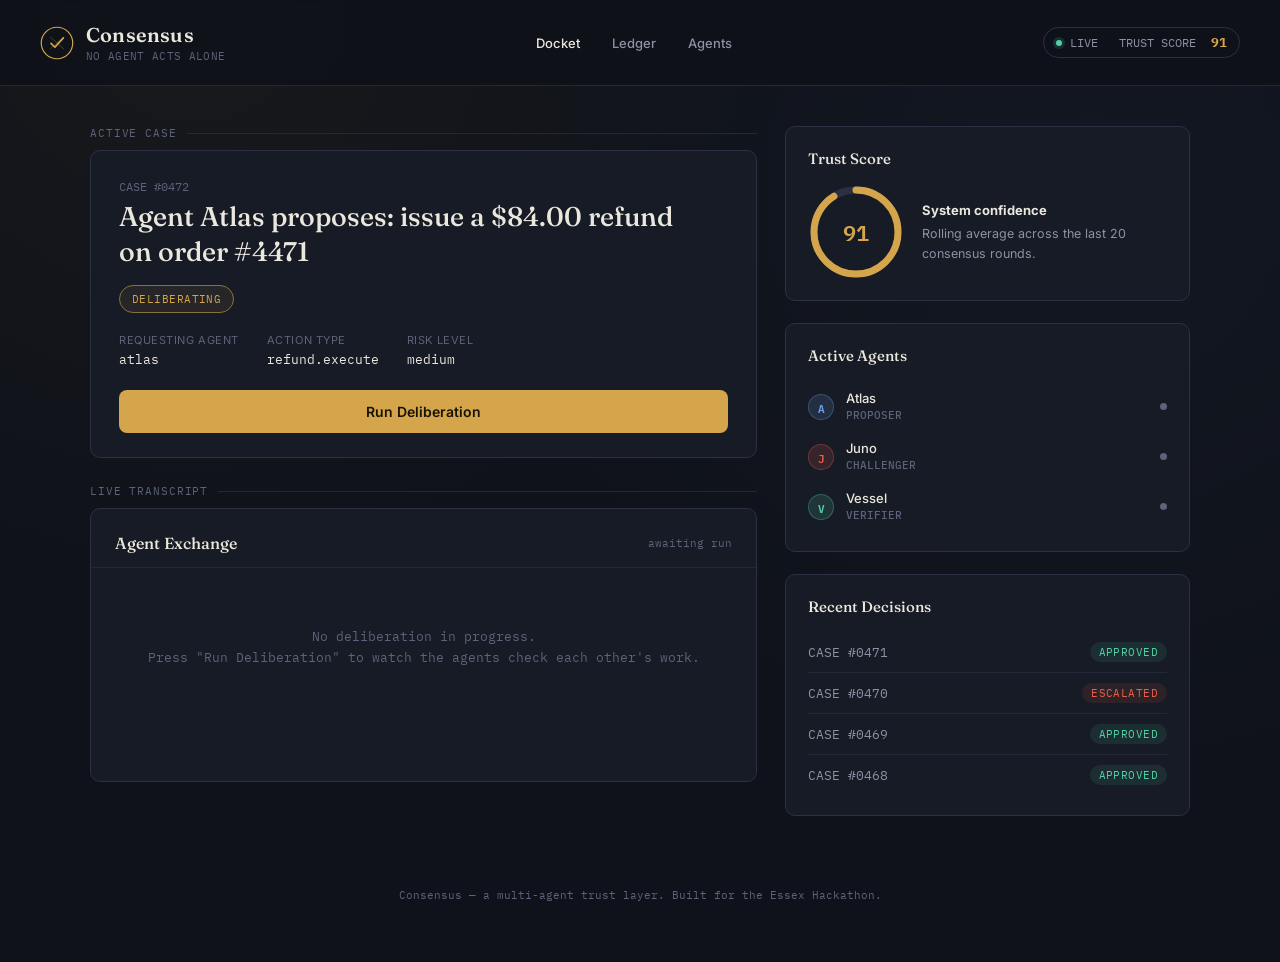
<file: Hackathon.html>
<!DOCTYPE html>
<html lang="en">
<head>
<meta charset="UTF-8">
<meta name="viewport" content="width=device-width, initial-scale=1.0">
<title>Consensus — No agent acts alone.</title>
<link rel="preconnect" href="https://fonts.googleapis.com">
<link href="https://fonts.googleapis.com/css2?family=Fraunces:opsz,wght@9..144,400;9..144,500;9..144,600;9..144,700&family=IBM+Plex+Mono:wght@400;500;600&family=Inter:wght@400;500;600;700&display=swap" rel="stylesheet">
<style>
  :root{
    --bg:#0F121A;
    --panel:#171B25;
    --panel-alt:#1C2130;
    --border:#2B3142;
    --border-soft:#232838;
    --text:#EAE7DD;
    --text-dim:#8B92A5;
    --text-dimmer:#5C637A;
    --gold:#D4A54A;
    --gold-dim:#8A713A;
    --green:#4FD1A5;
    --red:#E8604A;
    --blue:#6E9FE8;
    --radius:10px;
  }
  *{box-sizing:border-box; margin:0; padding:0;}
  html,body{background:var(--bg); color:var(--text); font-family:'Inter',sans-serif; -webkit-font-smoothing:antialiased;}
  body{
    background-image:
      radial-gradient(circle at 15% 0%, rgba(212,165,74,0.05), transparent 40%),
      radial-gradient(circle at 85% 20%, rgba(110,159,232,0.04), transparent 45%);
    min-height:100vh;
    padding-bottom:60px;
  }
  ::selection{ background:var(--gold); color:#10131A; }

  a{ color:inherit; }

  /* ---------- Header ---------- */
  header{
    display:flex; align-items:center; justify-content:space-between;
    padding:22px 40px;
    border-bottom:1px solid var(--border-soft);
    position:sticky; top:0; z-index:50;
    background:rgba(15,18,26,0.88);
    backdrop-filter:blur(10px);
  }
  .brand{ display:flex; align-items:center; gap:12px; }
  .seal{ width:34px; height:34px; flex-shrink:0; }
  .brand-name{
    font-family:'Fraunces', serif; font-weight:600; font-size:20px;
    letter-spacing:0.01em;
  }
  .brand-tag{
    font-size:11px; color:var(--text-dimmer); font-family:'IBM Plex Mono', monospace;
    letter-spacing:0.03em; margin-top:2px;
  }
  nav{ display:flex; gap:32px; font-size:13px; color:var(--text-dim); font-weight:500; }
  nav span.active{ color:var(--text); }
  .header-right{ display:flex; align-items:center; gap:22px; }
  .score-chip{
    display:flex; align-items:center; gap:8px;
    font-family:'IBM Plex Mono', monospace; font-size:12px; color:var(--text-dim);
    border:1px solid var(--border); padding:6px 12px; border-radius:20px;
  }
  .score-chip b{ color:var(--gold); font-size:13px; }
  .dot-live{ width:6px; height:6px; border-radius:50%; background:var(--green); box-shadow:0 0 0 3px rgba(79,209,165,0.15); animation:pulse 2s infinite; }
  @keyframes pulse{ 0%,100%{opacity:1;} 50%{opacity:.4;} }

  @media (max-width:820px){
    nav{ display:none; }
    header{ padding:18px 20px; }
  }

  /* ---------- Layout ---------- */
  .wrap{
    max-width:1180px; margin:0 auto; padding:40px 40px 0;
    display:grid; grid-template-columns:1.65fr 1fr; gap:28px;
  }
  @media (max-width:900px){
    .wrap{ grid-template-columns:1fr; padding:28px 20px 0; }
  }

  .eyebrow{
    font-family:'IBM Plex Mono', monospace; font-size:11px; letter-spacing:0.08em;
    text-transform:uppercase; color:var(--text-dimmer); margin-bottom:10px;
    display:flex; align-items:center; gap:10px;
  }
  .eyebrow::after{ content:""; flex:1; height:1px; background:var(--border-soft); }

  /* ---------- Docket card ---------- */
  .docket{
    background:var(--panel); border:1px solid var(--border); border-radius:var(--radius);
    padding:28px 28px 24px; margin-bottom:26px;
  }
  .docket-top{ display:flex; justify-content:space-between; align-items:flex-start; gap:16px; flex-wrap:wrap; }
  .case-id{ font-family:'IBM Plex Mono', monospace; font-size:12px; color:var(--text-dimmer); margin-bottom:6px; }
  .docket h1{
    font-family:'Fraunces', serif; font-weight:500; font-size:27px; line-height:1.28;
    max-width:560px;
  }
  .status-pill{
    font-family:'IBM Plex Mono', monospace; font-size:11px; letter-spacing:0.04em;
    padding:6px 12px; border-radius:20px; border:1px solid; white-space:nowrap; height:fit-content;
  }
  .status-pill.deliberating{ color:var(--gold); border-color:var(--gold-dim); background:rgba(212,165,74,0.08); }
  .status-pill.approved{ color:var(--green); border-color:rgba(79,209,165,0.4); background:rgba(79,209,165,0.08); }
  .status-pill.escalated{ color:var(--red); border-color:rgba(232,96,74,0.4); background:rgba(232,96,74,0.08); }

  .docket-meta{ display:flex; gap:28px; margin-top:20px; flex-wrap:wrap; }
  .meta-item{ font-size:13px; }
  .meta-item .k{ color:var(--text-dimmer); font-size:11px; text-transform:uppercase; letter-spacing:0.05em; margin-bottom:4px; }
  .meta-item .v{ color:var(--text); font-family:'IBM Plex Mono', monospace; }

  .run-btn{
    margin-top:22px; width:100%;
    background:var(--gold); color:#191307; border:none; border-radius:8px;
    font-family:'Inter',sans-serif; font-weight:600; font-size:14px;
    padding:13px; cursor:pointer; transition:filter .15s ease, transform .1s ease;
  }
  .run-btn:hover{ filter:brightness(1.08); }
  .run-btn:active{ transform:scale(0.99); }
  .run-btn:disabled{ opacity:0.5; cursor:not-allowed; filter:none; }

  /* ---------- Transcript ---------- */
  .transcript{
    background:var(--panel); border:1px solid var(--border); border-radius:var(--radius);
    padding:6px 0 8px; min-height:200px;
  }
  .transcript-head{
    padding:18px 24px 14px; border-bottom:1px solid var(--border-soft);
    display:flex; justify-content:space-between; align-items:center;
  }
  .transcript-head h2{ font-family:'Fraunces', serif; font-weight:500; font-size:16px; }
  .transcript-head span{ font-family:'IBM Plex Mono', monospace; font-size:11px; color:var(--text-dimmer); }
  .log{ padding:8px 24px 20px; }
  .entry{
    display:flex; gap:14px; padding:16px 0; border-bottom:1px solid var(--border-soft);
    opacity:0; transform:translateY(6px); animation:enter .4s ease forwards;
  }
  .entry:last-child{ border-bottom:none; }
  @keyframes enter{ to{ opacity:1; transform:translateY(0); } }
  .avatar{
    width:30px; height:30px; border-radius:50%; flex-shrink:0;
    display:flex; align-items:center; justify-content:center;
    font-family:'IBM Plex Mono', monospace; font-size:12px; font-weight:600;
    margin-top:2px;
  }
  .avatar.proposer{ background:rgba(110,159,232,0.15); color:var(--blue); border:1px solid rgba(110,159,232,0.3); }
  .avatar.challenger{ background:rgba(232,96,74,0.15); color:var(--red); border:1px solid rgba(232,96,74,0.3); }
  .avatar.verifier{ background:rgba(79,209,165,0.15); color:var(--green); border:1px solid rgba(79,209,165,0.3); }
  .entry-body{ flex:1; min-width:0; }
  .entry-top{ display:flex; align-items:baseline; gap:10px; margin-bottom:5px; flex-wrap:wrap; }
  .agent-name{ font-weight:600; font-size:13.5px; }
  .role-tag{
    font-family:'IBM Plex Mono', monospace; font-size:10px; text-transform:uppercase;
    letter-spacing:0.05em; padding:2px 7px; border-radius:10px; border:1px solid var(--border);
    color:var(--text-dim);
  }
  .entry-time{ font-family:'IBM Plex Mono', monospace; font-size:11px; color:var(--text-dimmer); margin-left:auto; }
  .entry-text{ font-size:13.5px; line-height:1.55; color:#D3D0C6; }

  .verdict-wrap{ display:flex; justify-content:center; padding:26px 0 8px; }
  .stamp{
    width:150px; height:150px; border-radius:50%;
    border:3px solid var(--green); color:var(--green);
    display:flex; align-items:center; justify-content:center; text-align:center;
    font-family:'IBM Plex Mono', monospace; font-weight:600; font-size:13px;
    letter-spacing:0.06em; text-transform:uppercase; line-height:1.4;
    transform:scale(2.2) rotate(-14deg); opacity:0;
    animation:stampIn .5s cubic-bezier(.2,1.4,.4,1) forwards;
    box-shadow:0 0 0 4px rgba(79,209,165,0.08);
  }
  .stamp.rejected{ border-color:var(--red); color:var(--red); box-shadow:0 0 0 4px rgba(232,96,74,0.08); }
  @keyframes stampIn{
    0%{ transform:scale(2.2) rotate(-14deg); opacity:0; }
    60%{ transform:scale(0.94) rotate(-14deg); opacity:1; }
    100%{ transform:scale(1) rotate(-14deg); opacity:1; }
  }

  .empty-state{
    padding:50px 24px; text-align:center; color:var(--text-dimmer);
    font-family:'IBM Plex Mono', monospace; font-size:12.5px; line-height:1.7;
  }

  /* ---------- Sidebar ---------- */
  .side-card{
    background:var(--panel); border:1px solid var(--border); border-radius:var(--radius);
    padding:22px 22px 20px; margin-bottom:22px;
  }
  .side-card h3{ font-family:'Fraunces', serif; font-weight:500; font-size:15px; margin-bottom:16px; }

  /* Trust dial */
  .dial-row{ display:flex; align-items:center; gap:18px; }
  .dial{ position:relative; width:96px; height:96px; flex-shrink:0; }
  .dial svg{ transform:rotate(-90deg); }
  .dial-num{
    position:absolute; inset:0; display:flex; align-items:center; justify-content:center;
    font-family:'IBM Plex Mono', monospace; font-size:22px; font-weight:600; color:var(--gold);
  }
  .dial-label{ font-size:12.5px; color:var(--text-dim); line-height:1.6; }
  .dial-label b{ color:var(--text); display:block; font-size:13px; margin-bottom:3px; }

  /* Agent roster */
  .agent-row{ display:flex; align-items:center; gap:12px; padding:9px 0; }
  .agent-row .avatar{ width:26px; height:26px; font-size:11px; }
  .agent-row-name{ font-size:13px; font-weight:500; flex:1; }
  .status-dot{ width:7px; height:7px; border-radius:50%; }
  .status-dot.idle{ background:var(--text-dimmer); }
  .status-dot.active{ background:var(--gold); box-shadow:0 0 0 3px rgba(212,165,74,0.15); animation:pulse 1.4s infinite; }
  .agent-status-txt{ font-family:'IBM Plex Mono', monospace; font-size:10.5px; color:var(--text-dimmer); }

  /* Ledger */
  .ledger-row{
    display:flex; justify-content:space-between; align-items:center;
    padding:10px 0; border-bottom:1px solid var(--border-soft); font-size:12.5px;
  }
  .ledger-row:last-child{ border-bottom:none; }
  .ledger-case{ font-family:'IBM Plex Mono', monospace; color:var(--text-dim); }
  .ledger-verdict{ font-family:'IBM Plex Mono', monospace; font-size:10.5px; text-transform:uppercase; letter-spacing:0.04em; padding:3px 9px; border-radius:10px; }
  .ledger-verdict.approved{ color:var(--green); background:rgba(79,209,165,0.1); }
  .ledger-verdict.escalated{ color:var(--red); background:rgba(232,96,74,0.1); }

  footer{
    text-align:center; margin-top:50px; padding:0 40px;
    font-family:'IBM Plex Mono', monospace; font-size:11px; color:var(--text-dimmer);
  }
</style>
</head>
<body>

<header>
  <div class="brand">
    <svg class="seal" viewBox="0 0 40 40" fill="none">
      <circle cx="20" cy="20" r="18.5" stroke="#D4A54A" stroke-width="1.4"/>
      <path d="M13 20.5L17.5 25L27.5 14" stroke="#D4A54A" stroke-width="2" stroke-linecap="round" stroke-linejoin="round"/>
      <path d="M12 13L28 27" stroke="#D4A54A" stroke-width="1" stroke-linecap="round" opacity="0.35"/>
      <path d="M28 13L12 27" stroke="#D4A54A" stroke-width="1" stroke-linecap="round" opacity="0.35"/>
    </svg>
    <div>
      <div class="brand-name">Consensus</div>
      <div class="brand-tag">NO AGENT ACTS ALONE</div>
    </div>
  </div>
  <nav>
    <span class="active">Docket</span>
    <span>Ledger</span>
    <span>Agents</span>
  </nav>
  <div class="header-right">
    <div class="score-chip"><span class="dot-live"></span> LIVE &nbsp; TRUST SCORE&nbsp; <b id="headerScore">91</b></div>
  </div>
</header>

<div class="wrap">
  <!-- LEFT COLUMN -->
  <div>
    <div class="eyebrow">Active Case</div>
    <div class="docket">
      <div class="docket-top">
        <div>
          <div class="case-id" id="caseId">CASE #0472</div>
          <h1 id="caseTitle">Agent Atlas proposes: issue a $84.00 refund on order #4471</h1>
        </div>
        <div class="status-pill deliberating" id="statusPill">DELIBERATING</div>
      </div>
      <div class="docket-meta">
        <div class="meta-item"><div class="k">Requesting Agent</div><div class="v" id="metaAgent">atlas</div></div>
        <div class="meta-item"><div class="k">Action Type</div><div class="v" id="metaType">refund.execute</div></div>
        <div class="meta-item"><div class="k">Risk Level</div><div class="v" id="metaRisk">medium</div></div>
      </div>
      <button class="run-btn" id="runBtn">Run Deliberation</button>
    </div>

    <div class="eyebrow">Live Transcript</div>
    <div class="transcript">
      <div class="transcript-head">
        <h2>Agent Exchange</h2>
        <span id="transcriptStatus">awaiting run</span>
      </div>
      <div class="log" id="log">
        <div class="empty-state" id="emptyState">
          No deliberation in progress.<br>Press "Run Deliberation" to watch the agents check each other's work.
        </div>
      </div>
      <div class="verdict-wrap" id="verdictWrap"></div>
    </div>
  </div>

  <!-- RIGHT COLUMN -->
  <div>
    <div class="side-card">
      <h3>Trust Score</h3>
      <div class="dial-row">
        <div class="dial">
          <svg width="96" height="96" viewBox="0 0 96 96">
            <circle cx="48" cy="48" r="42" stroke="#2B3142" stroke-width="7" fill="none"/>
            <circle id="dialArc" cx="48" cy="48" r="42" stroke="#D4A54A" stroke-width="7" fill="none"
              stroke-linecap="round" stroke-dasharray="264" stroke-dashoffset="24"/>
          </svg>
          <div class="dial-num" id="dialNum">91</div>
        </div>
        <div class="dial-label"><b>System confidence</b>Rolling average across the last 20 consensus rounds.</div>
      </div>
    </div>

    <div class="side-card">
      <h3>Active Agents</h3>
      <div id="agentList"></div>
    </div>

    <div class="side-card">
      <h3>Recent Decisions</h3>
      <div id="ledgerList"></div>
    </div>
  </div>
</div>

<footer>Consensus — a multi-agent trust layer. Built for the Essex Hackathon.</footer>

<script>
const agents = [
  { key:'atlas',   name:'Atlas',   role:'PROPOSER',   cls:'proposer'   },
  { key:'juno',    name:'Juno',    role:'CHALLENGER', cls:'challenger' },
  { key:'vessel',  name:'Vessel',  role:'VERIFIER',   cls:'verifier'   },
];

const scenarios = [
  {
    caseId:'CASE #0472', agent:'atlas', type:'refund.execute', risk:'medium',
    title:'Agent Atlas proposes: issue a $84.00 refund on order #4471',
    lines:[
      { who:'atlas',  text:'Order #4471 flagged as damaged-on-arrival by customer photo evidence. Proposing full refund of $84.00.' },
      { who:'juno',   text:'Challenge: photo timestamp is 11 days after delivery, outside the 7-day damage window. Requesting justification.' },
      { who:'atlas',  text:'Customer support notes show a prior extension was granted on 2026-07-12. Escalating evidence to Vessel.' },
      { who:'vessel', text:'Extension record verified against support log. Refund conditions are satisfied. Approving execution.' },
    ],
    verdict:'approved',
  },
  {
    caseId:'CASE #0473', agent:'bramble', type:'file.delete', risk:'high',
    title:'Agent Bramble proposes: delete 214 files matching "temp_*" from shared drive',
    lines:[
      { who:'atlas',  text:'Scanning proposed deletion set. 6 of the 214 matched files were modified in the last 24 hours.' },
      { who:'juno',   text:'Challenge: recently modified files should not be treated as temporary. Recommend excluding them from the batch.' },
      { who:'vessel', text:'Confirmed 6 files fall outside safe-delete criteria. Full batch cannot be approved as proposed.' },
    ],
    verdict:'rejected',
  },
  {
    caseId:'CASE #0474', agent:'orin', type:'email.broadcast', risk:'high',
    title:'Agent Orin proposes: send price-change email to all 40,200 subscribers',
    lines:[
      { who:'atlas',  text:'Draft references a 15% price increase effective in 3 days. Checking against active promotions.' },
      { who:'juno',   text:'Challenge: 2,300 subscribers are inside an active loyalty-lock period exempting them from this change. Segment overlap detected.' },
      { who:'atlas',  text:'Confirmed. Regenerating send list excluding the loyalty-lock segment before re-submitting.' },
      { who:'vessel', text:'Revised segment (37,900 recipients) matches policy. Approving execution.' },
    ],
    verdict:'approved',
  },
];

let ledger = [
  { id:'CASE #0468', verdict:'approved' },
  { id:'CASE #0469', verdict:'approved' },
  { id:'CASE #0470', verdict:'escalated' },
  { id:'CASE #0471', verdict:'approved' },
];
let trustScore = 91;
let scenarioIndex = 0;
let running = false;

const agentListEl = document.getElementById('agentList');
const ledgerListEl = document.getElementById('ledgerList');
const runBtn = document.getElementById('runBtn');
const logEl = document.getElementById('log');
const emptyState = document.getElementById('emptyState');
const verdictWrap = document.getElementById('verdictWrap');
const transcriptStatus = document.getElementById('transcriptStatus');
const statusPill = document.getElementById('statusPill');

function renderAgents(activeKey){
  agentListEl.innerHTML = agents.map(a => `
    <div class="agent-row">
      <div class="avatar ${a.cls}">${a.name[0]}</div>
      <div class="agent-row-name">${a.name}<br><span class="agent-status-txt">${a.role}</span></div>
      <span class="status-dot ${activeKey===a.key ? 'active':'idle'}"></span>
    </div>
  `).join('');
}

function renderLedger(){
  ledgerListEl.innerHTML = ledger.slice(-5).reverse().map(l => `
    <div class="ledger-row">
      <span class="ledger-case">${l.id}</span>
      <span class="ledger-verdict ${l.verdict}">${l.verdict}</span>
    </div>
  `).join('');
}

function setDial(score){
  const circumference = 264;
  const offset = circumference - (circumference * score/100);
  document.getElementById('dialArc').style.strokeDashoffset = offset;
  document.getElementById('dialArc').style.stroke = score >= 70 ? '#D4A54A' : '#E8604A';
  document.getElementById('dialNum').textContent = score;
  document.getElementById('headerScore').textContent = score;
}

function loadScenario(s){
  document.getElementById('caseId').textContent = s.caseId;
  document.getElementById('caseTitle').textContent = s.title;
  document.getElementById('metaAgent').textContent = s.agent;
  document.getElementById('metaType').textContent = s.type;
  document.getElementById('metaRisk').textContent = s.risk;
  statusPill.className = 'status-pill deliberating';
  statusPill.textContent = 'DELIBERATING';
}

function sleep(ms){ return new Promise(r => setTimeout(r, ms)); }

async function runDeliberation(){
  if(running) return;
  running = true;
  runBtn.disabled = true;
  runBtn.textContent = 'Deliberation in progress…';
  transcriptStatus.textContent = 'streaming…';
  emptyState.style.display = 'none';
  logEl.innerHTML = '';
  verdictWrap.innerHTML = '';

  const s = scenarios[scenarioIndex % scenarios.length];
  loadScenario(s);

  for(const line of s.lines){
    const a = agents.find(ag => ag.key === line.who);
    renderAgents(a.key);
    await sleep(650);
    const entry = document.createElement('div');
    entry.className = 'entry';
    entry.innerHTML = `
      <div class="avatar ${a.cls}">${a.name[0]}</div>
      <div class="entry-body">
        <div class="entry-top">
          <span class="agent-name">${a.name}</span>
          <span class="role-tag">${a.role}</span>
          <span class="entry-time">${new Date().toLocaleTimeString([], {hour:'2-digit', minute:'2-digit'})}</span>
        </div>
        <div class="entry-text">${line.text}</div>
      </div>
    `;
    logEl.appendChild(entry);
    logEl.scrollTop = logEl.scrollHeight;
  }

  renderAgents(null);
  await sleep(400);

  const approved = s.verdict === 'approved';
  statusPill.className = 'status-pill ' + (approved ? 'approved' : 'escalated');
  statusPill.textContent = approved ? 'APPROVED' : 'ESCALATED';
  transcriptStatus.textContent = 'consensus reached';

  const stamp = document.createElement('div');
  stamp.className = 'stamp' + (approved ? '' : ' rejected');
  stamp.textContent = approved ? 'Consensus Reached\n· Approved ·' : 'Consensus Failed\n· Escalated ·';
  stamp.style.whiteSpace = 'pre-line';
  verdictWrap.appendChild(stamp);

  ledger.push({ id: s.caseId, verdict: approved ? 'approved' : 'escalated' });
  renderLedger();

  trustScore = Math.max(60, Math.min(99, trustScore + (approved ? 1 : -2)));
  setDial(trustScore);

  scenarioIndex++;
  running = false;
  runBtn.disabled = false;
  runBtn.textContent = 'Run Next Deliberation';
}

renderAgents(null);
renderLedger();
setDial(trustScore);
runBtn.addEventListener('click', runDeliberation);
</script>

</body>
</html>
</file>
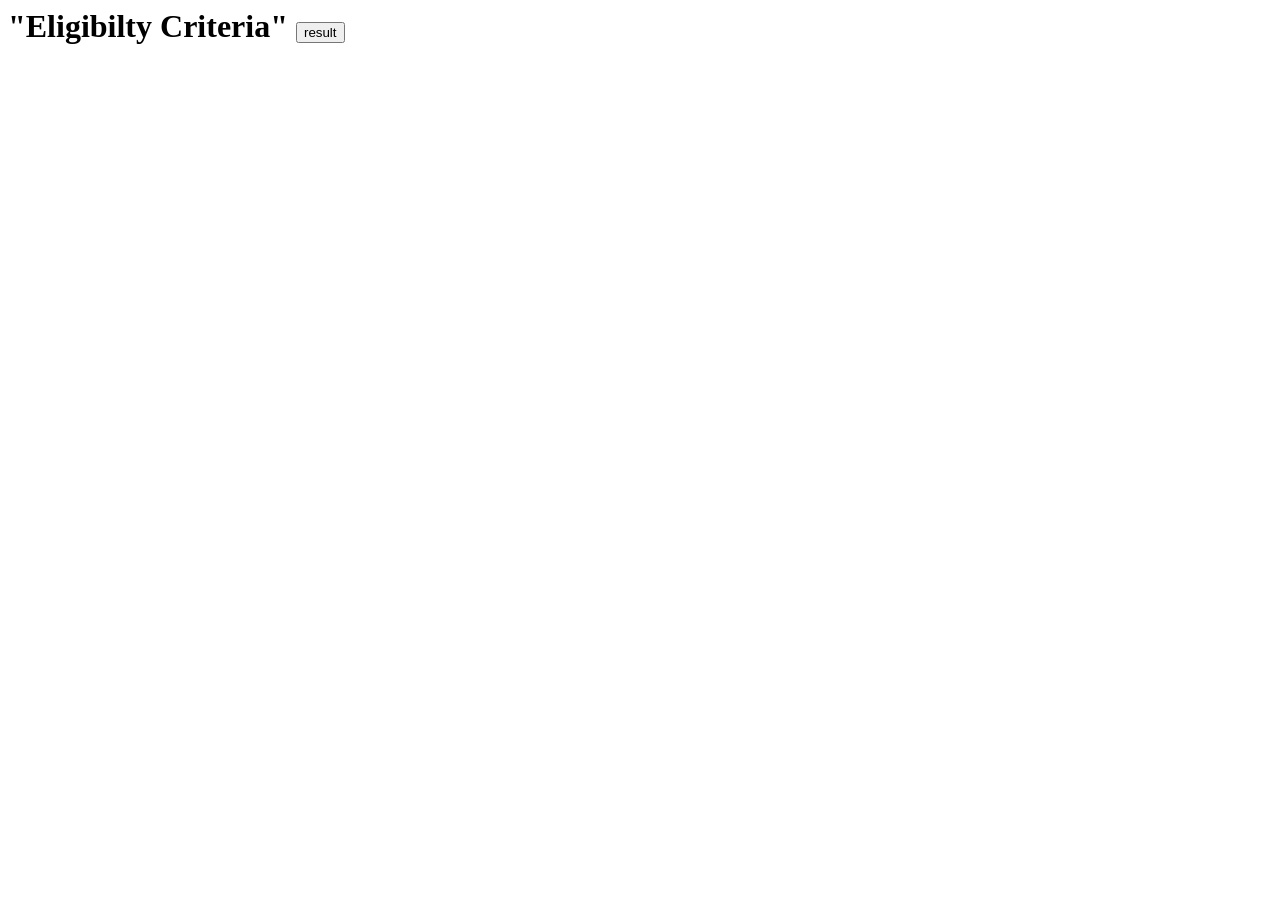
<file: BASIC_JAVASCRIPT/b3.html>
<html>
    <head>
        <script>
            function sum()
            {
                let age = parseInt(prompt("Enter the value of A : "));
                if(age>=18){
                    let c = confirm("Do u want to submit you responce ");
                    if(c){
                        alert("Your response have been submitted")
                    }
                    alert("You are eligible for voting ");
                }
                else{
                    alert("You are not eligible ");
                }

            }
        </script>
    </head>
    <body>
        <h1>"Eligibilty Criteria"
        <input type="button" 
               onclick="sum()" 
               value="result">
    </body>
</html>
</file>
